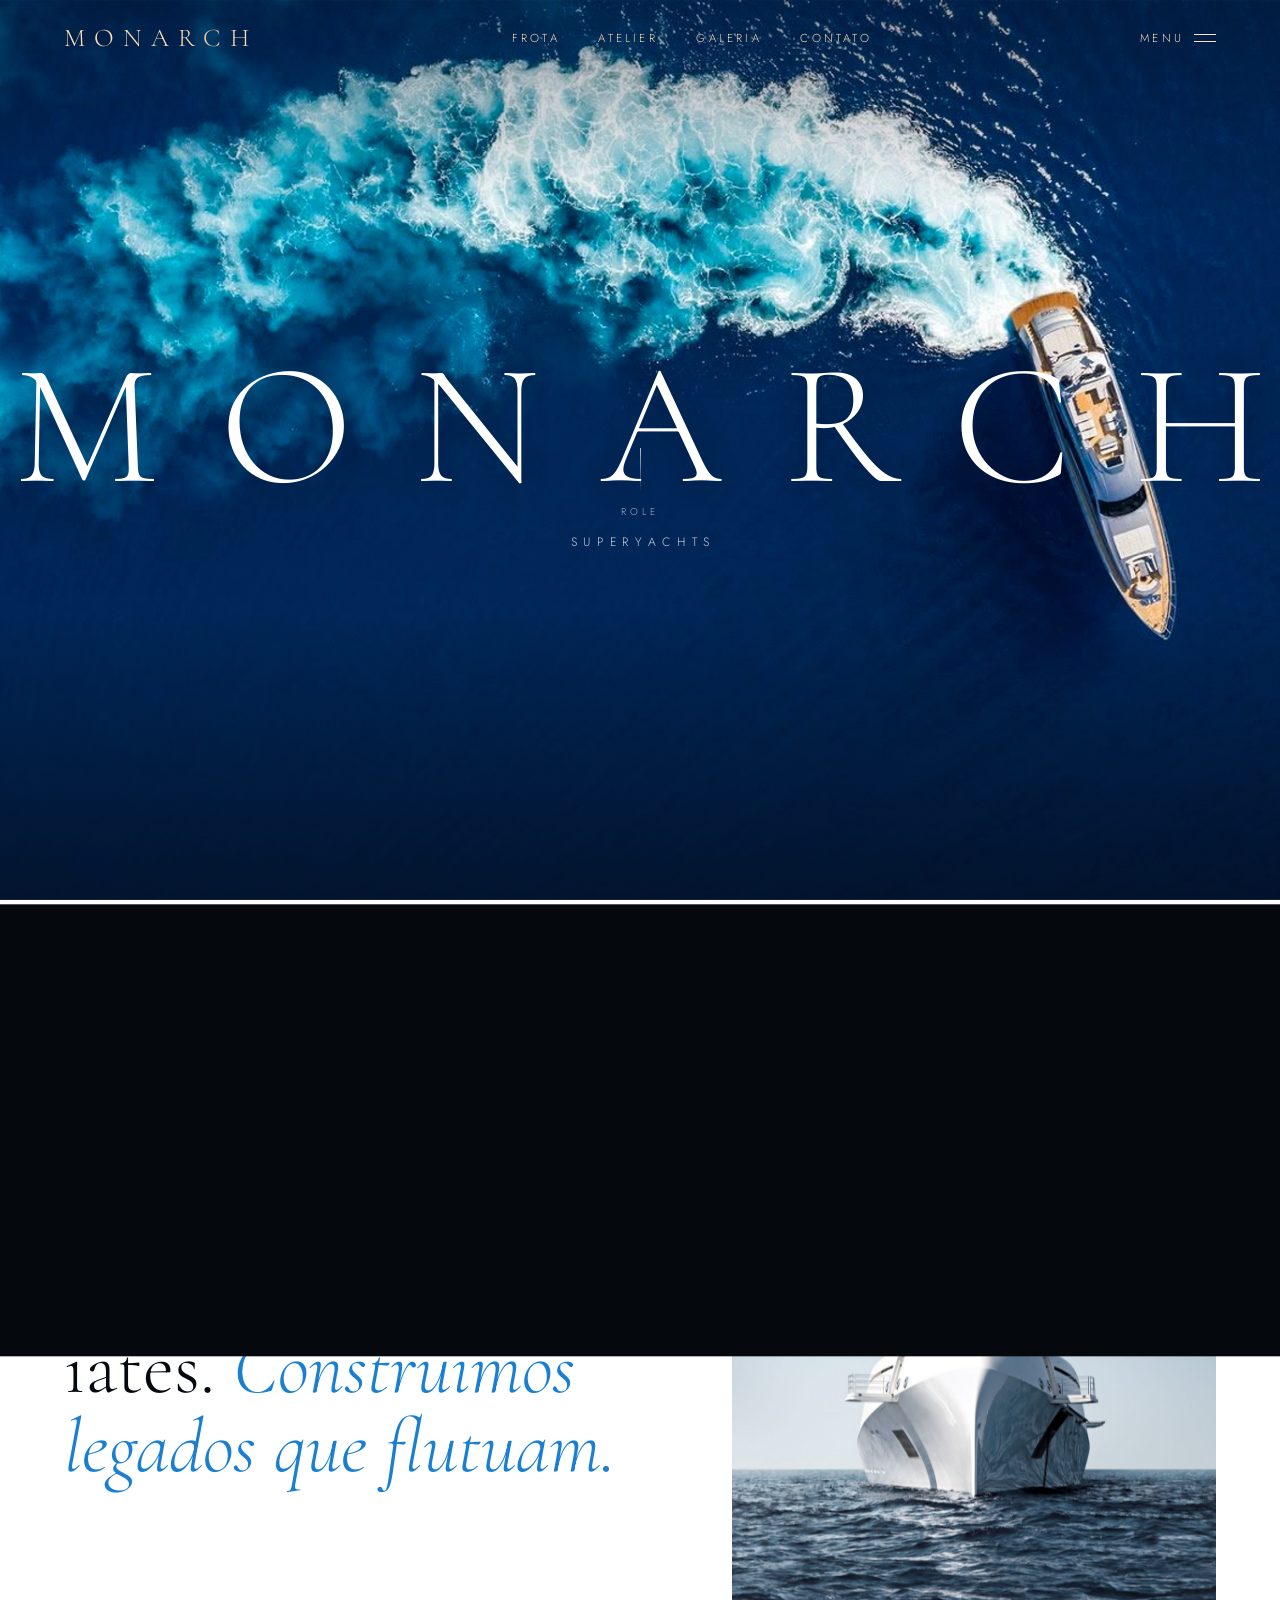
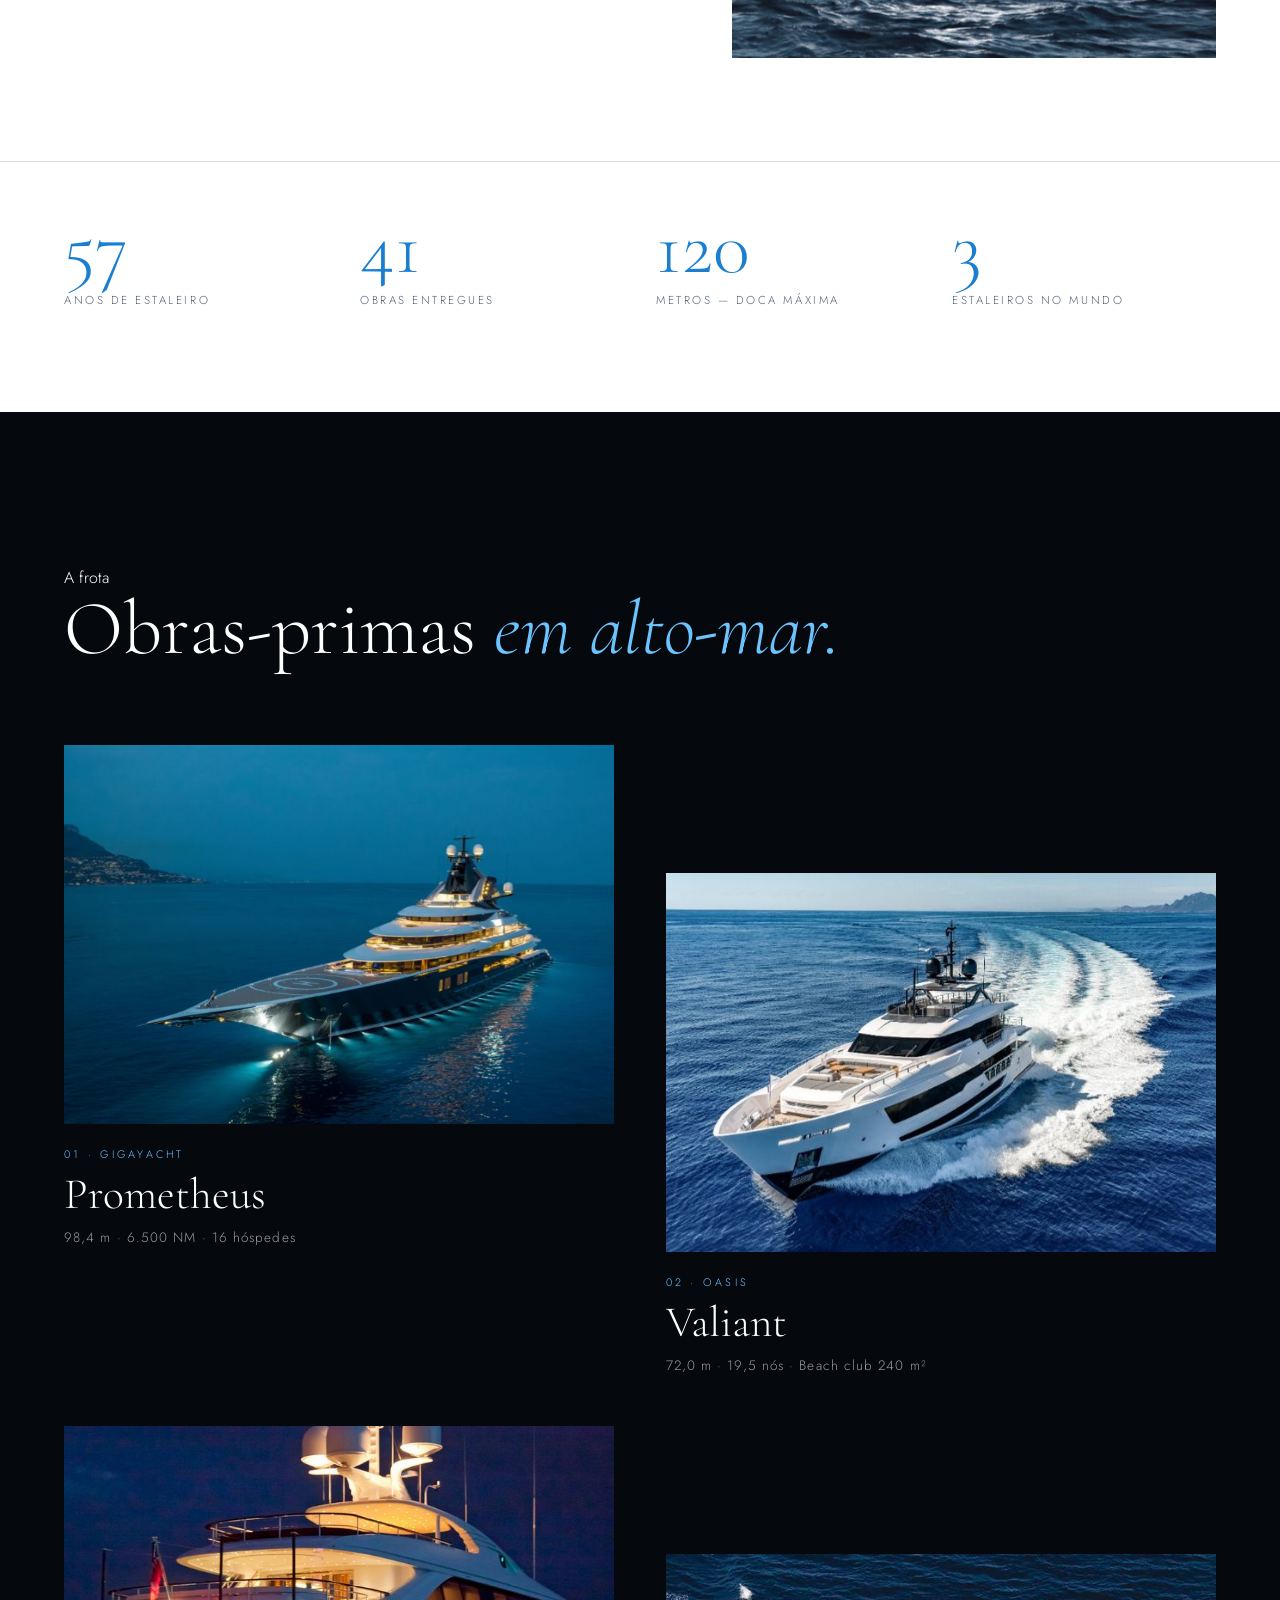
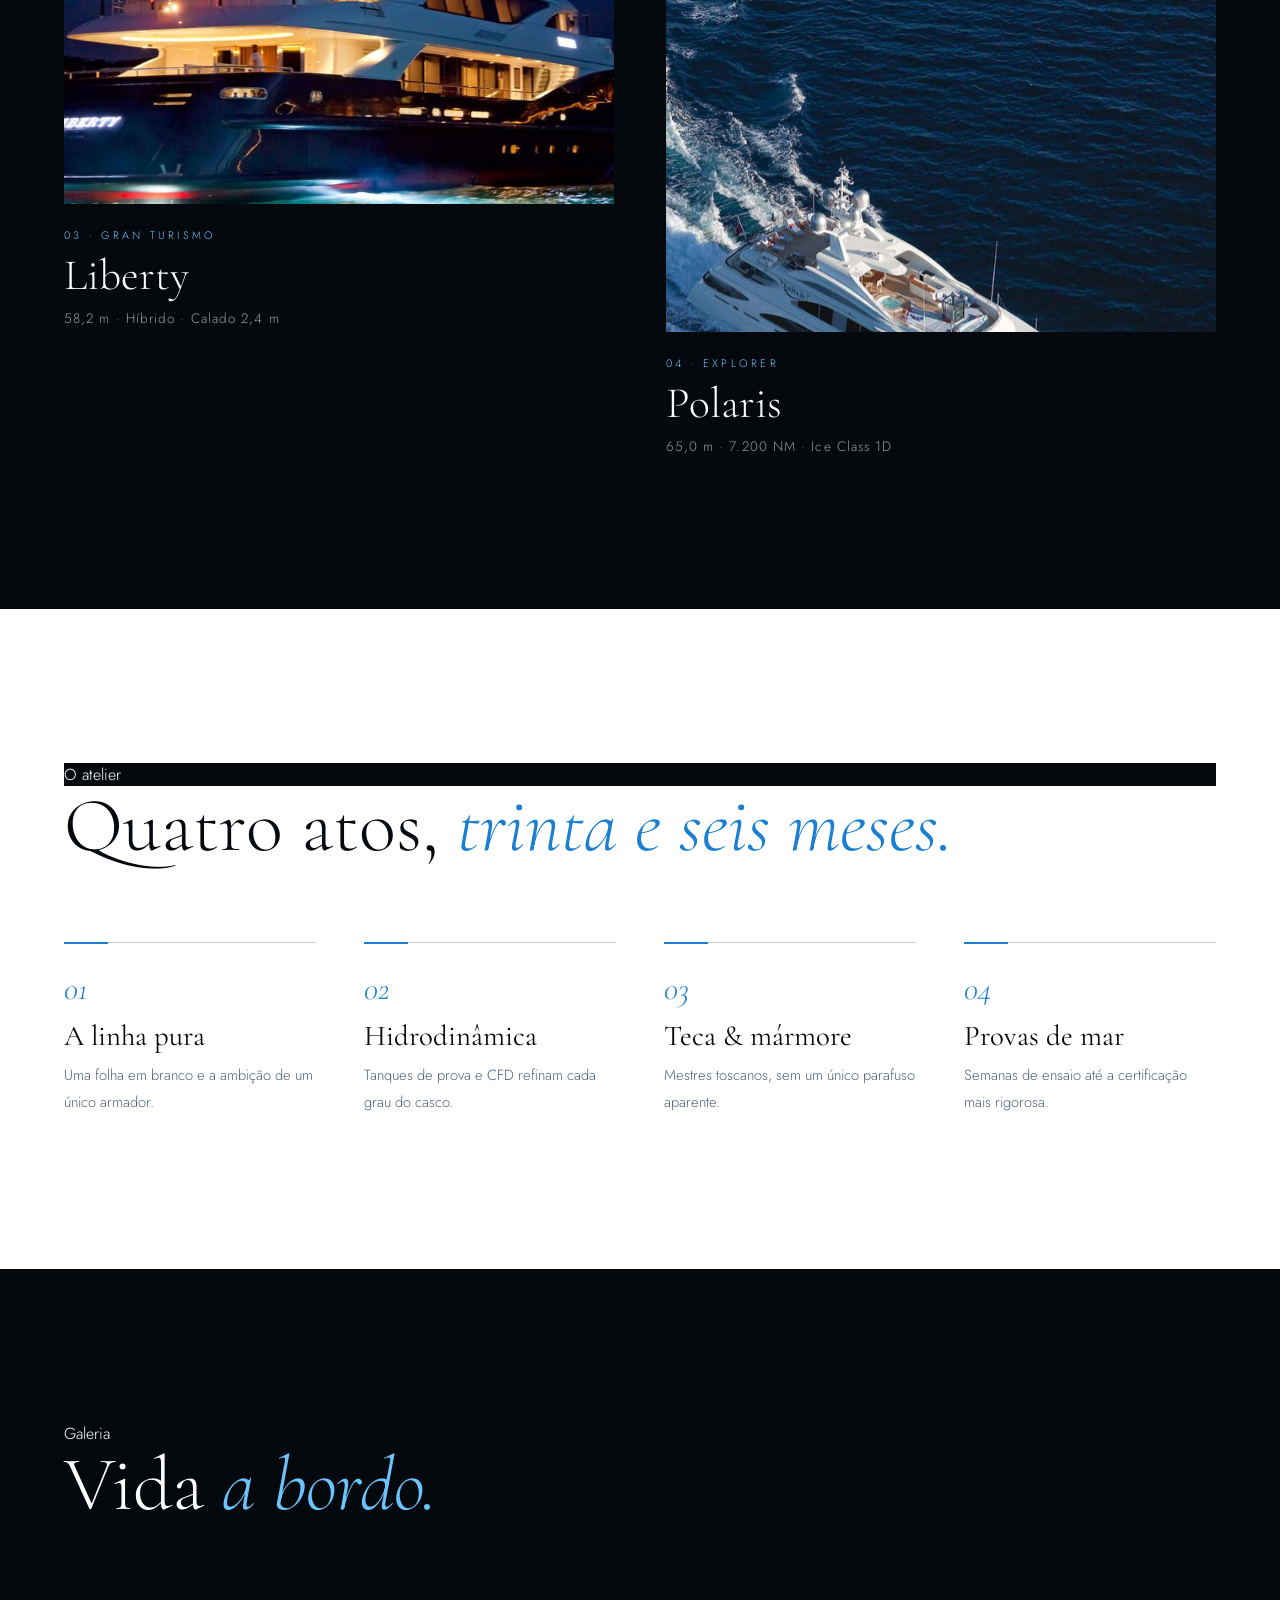
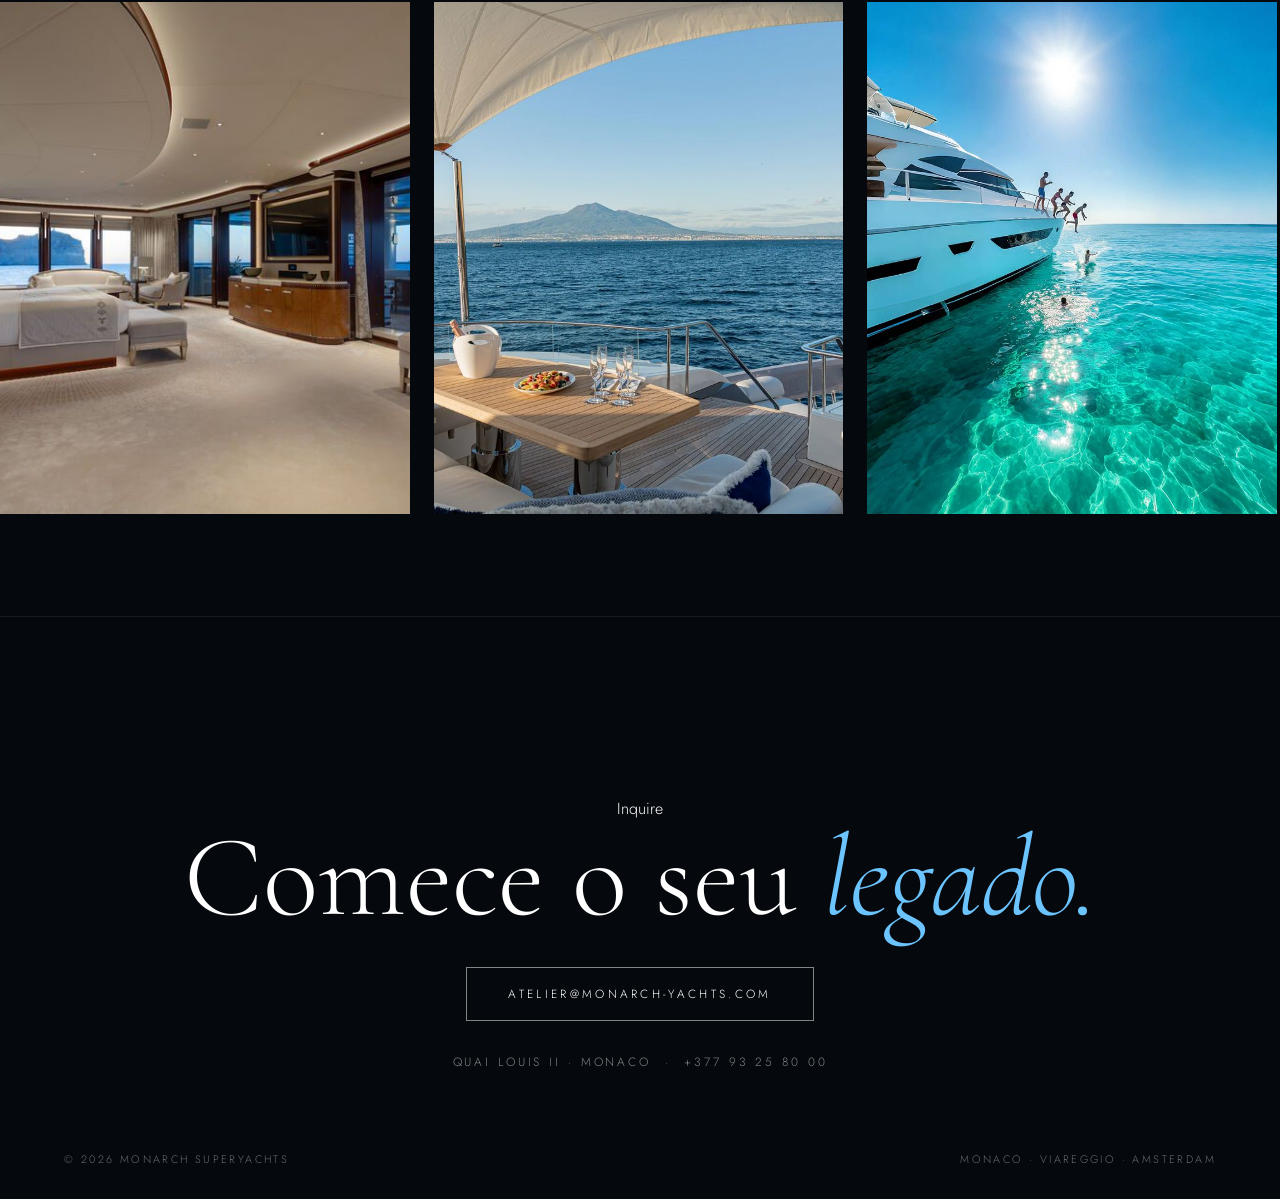
<file: sites/monarch/index.html>
<!DOCTYPE html>
<html lang="pt-BR">
<head>
<meta charset="UTF-8">
<meta name="viewport" content="width=device-width, initial-scale=1">
<title>MONARCH — Superyachts</title>
<meta name="description" content="MONARCH. Superiates sob medida, esculpidos para o oceano.">
<link rel="preconnect" href="https://fonts.googleapis.com">
<link href="https://fonts.googleapis.com/css2?family=Cormorant+Garamond:ital,wght@0,300;0,400;1,300;1,400&family=Jost:wght@200;300;400;500&display=swap" rel="stylesheet">
<link rel="stylesheet" href="css/styles.css?v=7">
</head>
<body class="is-loading">

<!-- PRELOADER (entrada estilo Feadship) -->
<div id="preloader">
  <div class="pre-panel pre-top"></div><div class="pre-panel pre-bottom"></div>
  <div class="pre-center">
    <div class="pre-logo" aria-label="MONARCH"><span>M</span><span>O</span><span>N</span><span>A</span><span>R</span><span>C</span><span>H</span></div>
    <div class="pre-sub">Superyachts · Est. 1958</div>
    <div class="pre-bar"><i id="preBar"></i></div>
    <div class="pre-count"><b id="preCount">000</b><em>%</em></div>
  </div>
</div>

<header class="site-header">
  <a href="#top" class="logo">MONARCH</a>
  <nav class="head-links">
    <a href="#fleet">Frota</a><a href="#craft">Atelier</a><a href="#gallery">Galeria</a><a href="#contact">Contato</a>
  </nav>
  <button id="menuBtn" class="menu-btn" aria-label="Menu"><span>Menu</span><i></i><i></i></button>
</header>

<div id="menu" class="menu">
  <ul>
    <li><a href="#top"><small>01</small>Início</a></li>
    <li><a href="#fleet"><small>02</small>Frota</a></li>
    <li><a href="#craft"><small>03</small>Atelier</a></li>
    <li><a href="#gallery"><small>04</small>Galeria</a></li>
    <li><a href="#contact"><small>05</small>Contato</a></li>
  </ul>
  <p class="menu-foot">Monaco · Viareggio · Amsterdam</p>
</div>

<div class="progress"><i id="progress"></i></div>

<main id="top">
  <!-- HERO LIMPO / ABERTURA COM FOTO REAL EM ALTA DEFINIÇÃO -->
  <section id="hero" class="hero">
    <div class="hero-bg">
      <picture>
        <source srcset="assets/images/foto-abertura-real-hd.webp" type="image/webp">
        <img src="assets/images/foto-abertura-real-hd.jpg" alt="Superiate MONARCH" class="hero-img">
      </picture>
      <div class="hero-overlay"></div>
    </div>
    <div class="hero-content">
      <h1 class="hero-title">MONARCH</h1>
      <p class="hero-subtitle">Superyachts</p>
      <div class="scroll-cue"><i></i>Role</div>
    </div>
  </section>

  <!-- INTRO EDITORIAL -->
  <section class="statement light">
    <div class="wrap grid2">
      <div data-reveal>
        <p class="eyebrow dark">Heritage</p>
        <h2 class="big">Não construímos iates. <em>Construímos legados que flutuam.</em></h2>
      </div>
      <div class="media tall" data-reveal><img data-parallax src="assets/images/bow-monumental.jpg" alt="Proa Monarch"></div>
    </div>
    <div class="wrap stats" data-reveal>
      <div><b data-count="66">0</b><span>anos de estaleiro</span></div>
      <div><b data-count="48">0</b><span>obras entregues</span></div>
      <div><b data-count="140">0</b><span>metros — doca máxima</span></div>
      <div><b data-count="3">0</b><span>estaleiros no mundo</span></div>
    </div>
  </section>

  <!-- FROTA -->
  <section id="fleet" class="fleet dark">
    <div class="wrap">
      <p class="eyebrow">A frota</p>
      <h2 class="big" data-reveal>Obras-primas <em>em alto-mar.</em></h2>
    </div>
    <div class="cards">
      <article class="card" data-reveal>
        <div class="media"><img data-parallax src="assets/images/gigayacht-monaco-dusk.jpg" alt="Prometheus"></div>
        <div class="meta"><small>01 · Gigayacht</small><h3>Prometheus</h3><p>98,4 m · 6.500 NM · 16 hóspedes</p></div>
      </article>
      <article class="card offset" data-reveal>
        <div class="media"><img data-parallax src="assets/images/performance-cruising-front.jpg" alt="Valiant"></div>
        <div class="meta"><small>02 · Oasis</small><h3>Valiant</h3><p>72,0 m · 19,5 nós · Beach club 240 m²</p></div>
      </article>
      <article class="card" data-reveal>
        <div class="media"><img data-parallax src="assets/images/night-liberty-illumination.jpg" alt="Liberty"></div>
        <div class="meta"><small>03 · Gran Turismo</small><h3>Liberty</h3><p>58,2 m · Híbrido · Calado 2,4 m</p></div>
      </article>
      <article class="card offset" data-reveal>
        <div class="media"><img data-parallax src="assets/images/trideck-aerial-ocean.jpg" alt="Polaris"></div>
        <div class="meta"><small>04 · Explorer</small><h3>Polaris</h3><p>65,0 m · 7.200 NM · Ice Class 1D</p></div>
      </article>
    </div>
  </section>

  <!-- ATELIER -->
  <section id="craft" class="craft light">
    <div class="wrap">
      <p class="eyebrow dark">O atelier</p>
      <h2 class="big" data-reveal>Quatro atos, <em>trinta e seis meses.</em></h2>
      <div class="acts">
        <div data-reveal><small>01</small><h3>A linha pura</h3><p>Uma folha em branco e a ambição de um único armador.</p></div>
        <div data-reveal><small>02</small><h3>Hidrodinâmica</h3><p>Tanques de prova e CFD refinam cada grau do casco.</p></div>
        <div data-reveal><small>03</small><h3>Teca & mármore</h3><p>Mestres toscanos, sem um único parafuso aparente.</p></div>
        <div data-reveal><small>04</small><h3>Provas de mar</h3><p>Semanas de ensaio até a certificação mais rigorosa.</p></div>
      </div>
    </div>
  </section>

  <!-- GALERIA -->
  <section id="gallery" class="gallery dark">
    <div class="wrap"><p class="eyebrow">Galeria</p><h2 class="big" data-reveal>Vida <em>a bordo.</em></h2></div>
    <div class="marquee"><div class="track">
      <img src="assets/images/master-suite-interior.jpg" alt=""><img src="assets/images/aft-deck-lounge.jpg" alt=""><img src="assets/images/lifestyle-dive-turquoise.jpg" alt=""><img src="assets/images/teak-deck-aerial-vertical.jpg" alt=""><img src="assets/images/overhead-azure-wake.jpg" alt=""><img src="assets/images/tropical-lagoon-paradise.jpg" alt="">
      <img src="assets/images/master-suite-interior.jpg" alt=""><img src="assets/images/aft-deck-lounge.jpg" alt=""><img src="assets/images/lifestyle-dive-turquoise.jpg" alt=""><img src="assets/images/teak-deck-aerial-vertical.jpg" alt=""><img src="assets/images/overhead-azure-wake.jpg" alt=""><img src="assets/images/tropical-lagoon-paradise.jpg" alt="">
    </div></div>
  </section>

  <!-- CONTATO -->
  <section id="contact" class="contact dark">
    <div class="wrap center" data-reveal>
      <p class="eyebrow">Inquire</p>
      <h2 class="huge">Comece o seu <em>legado.</em></h2>
      <a class="btn" href="mailto:atelier@monarch-yachts.com">atelier@monarch-yachts.com</a>
      <p class="addr">Quai Louis II · Monaco &nbsp;·&nbsp; +377 93 25 80 00</p>
    </div>
    <footer><span>© 2026 MONARCH Superyachts</span><span>Monaco · Viareggio · Amsterdam</span></footer>
  </section>
</main>

<script src="js/lenis.min.js"></script>
<script type="module" src="js/main.js?v=4"></script>
</body>
</html>
</file>
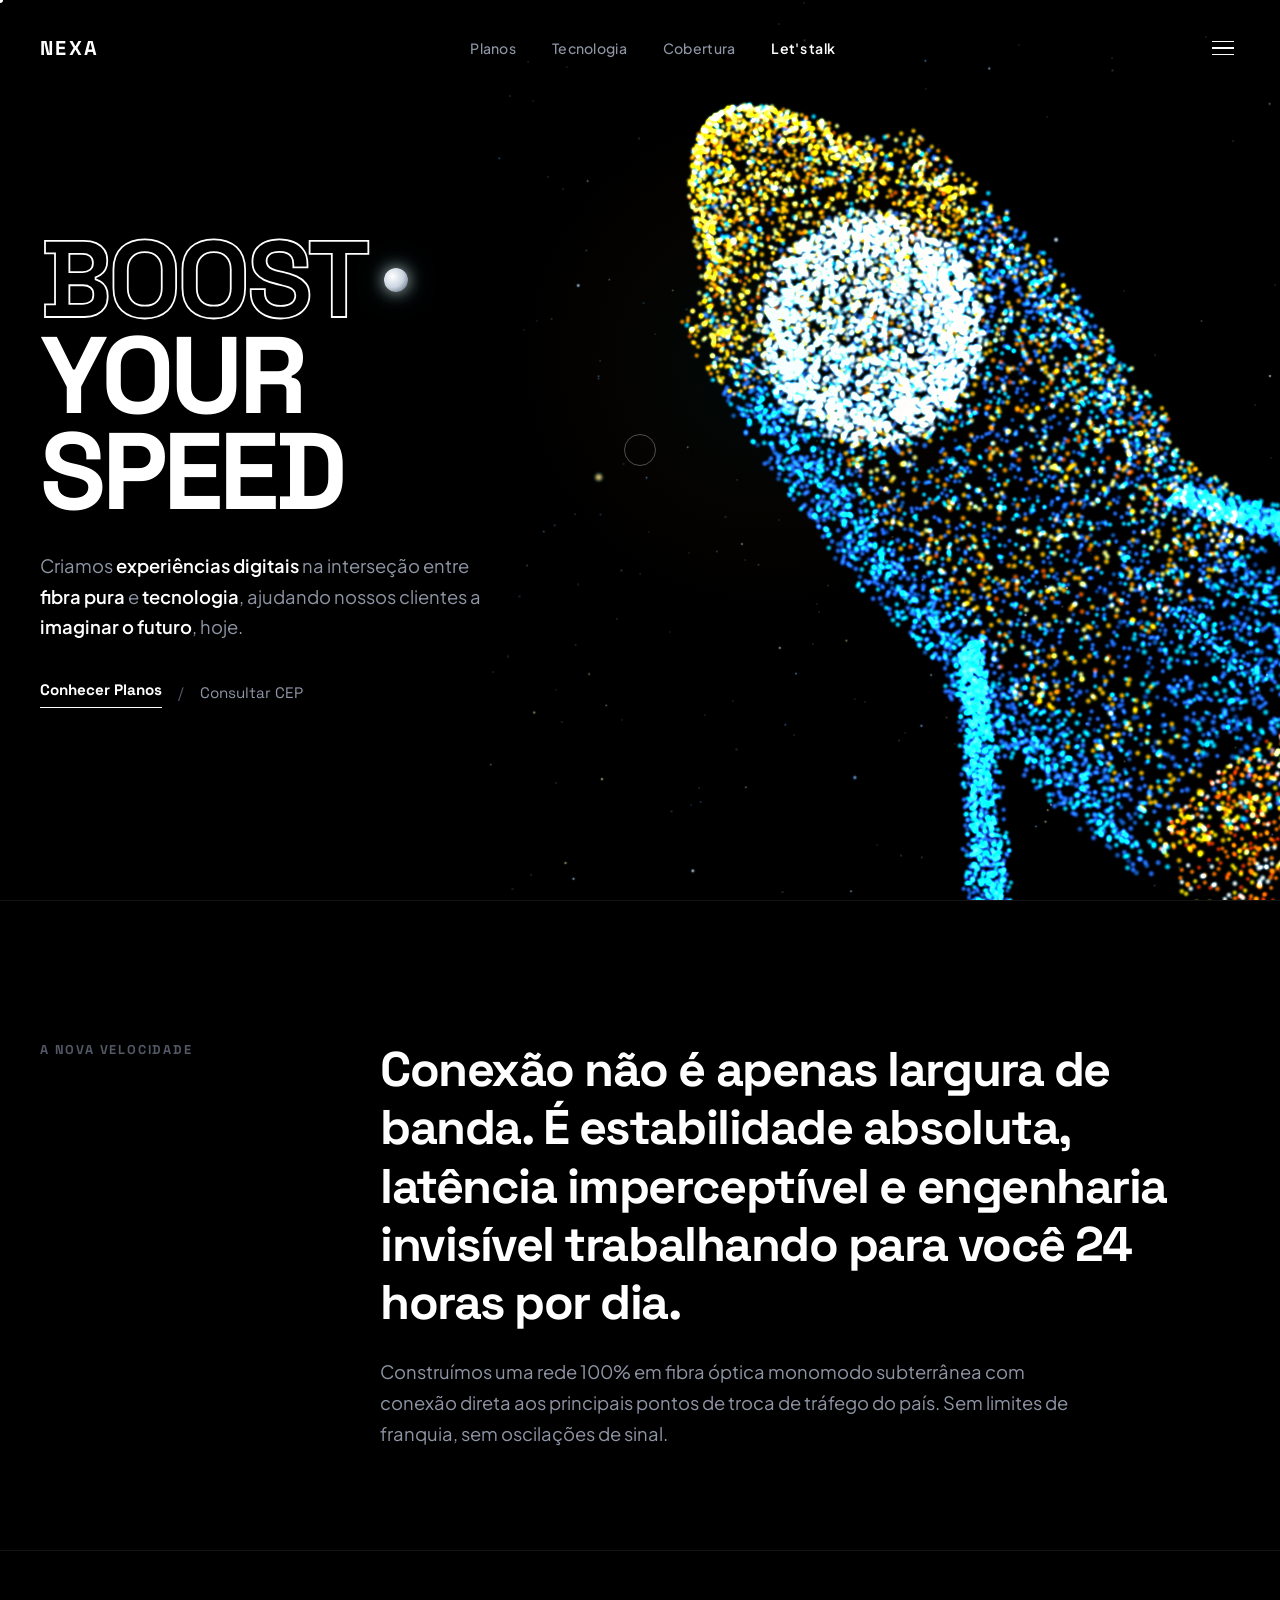
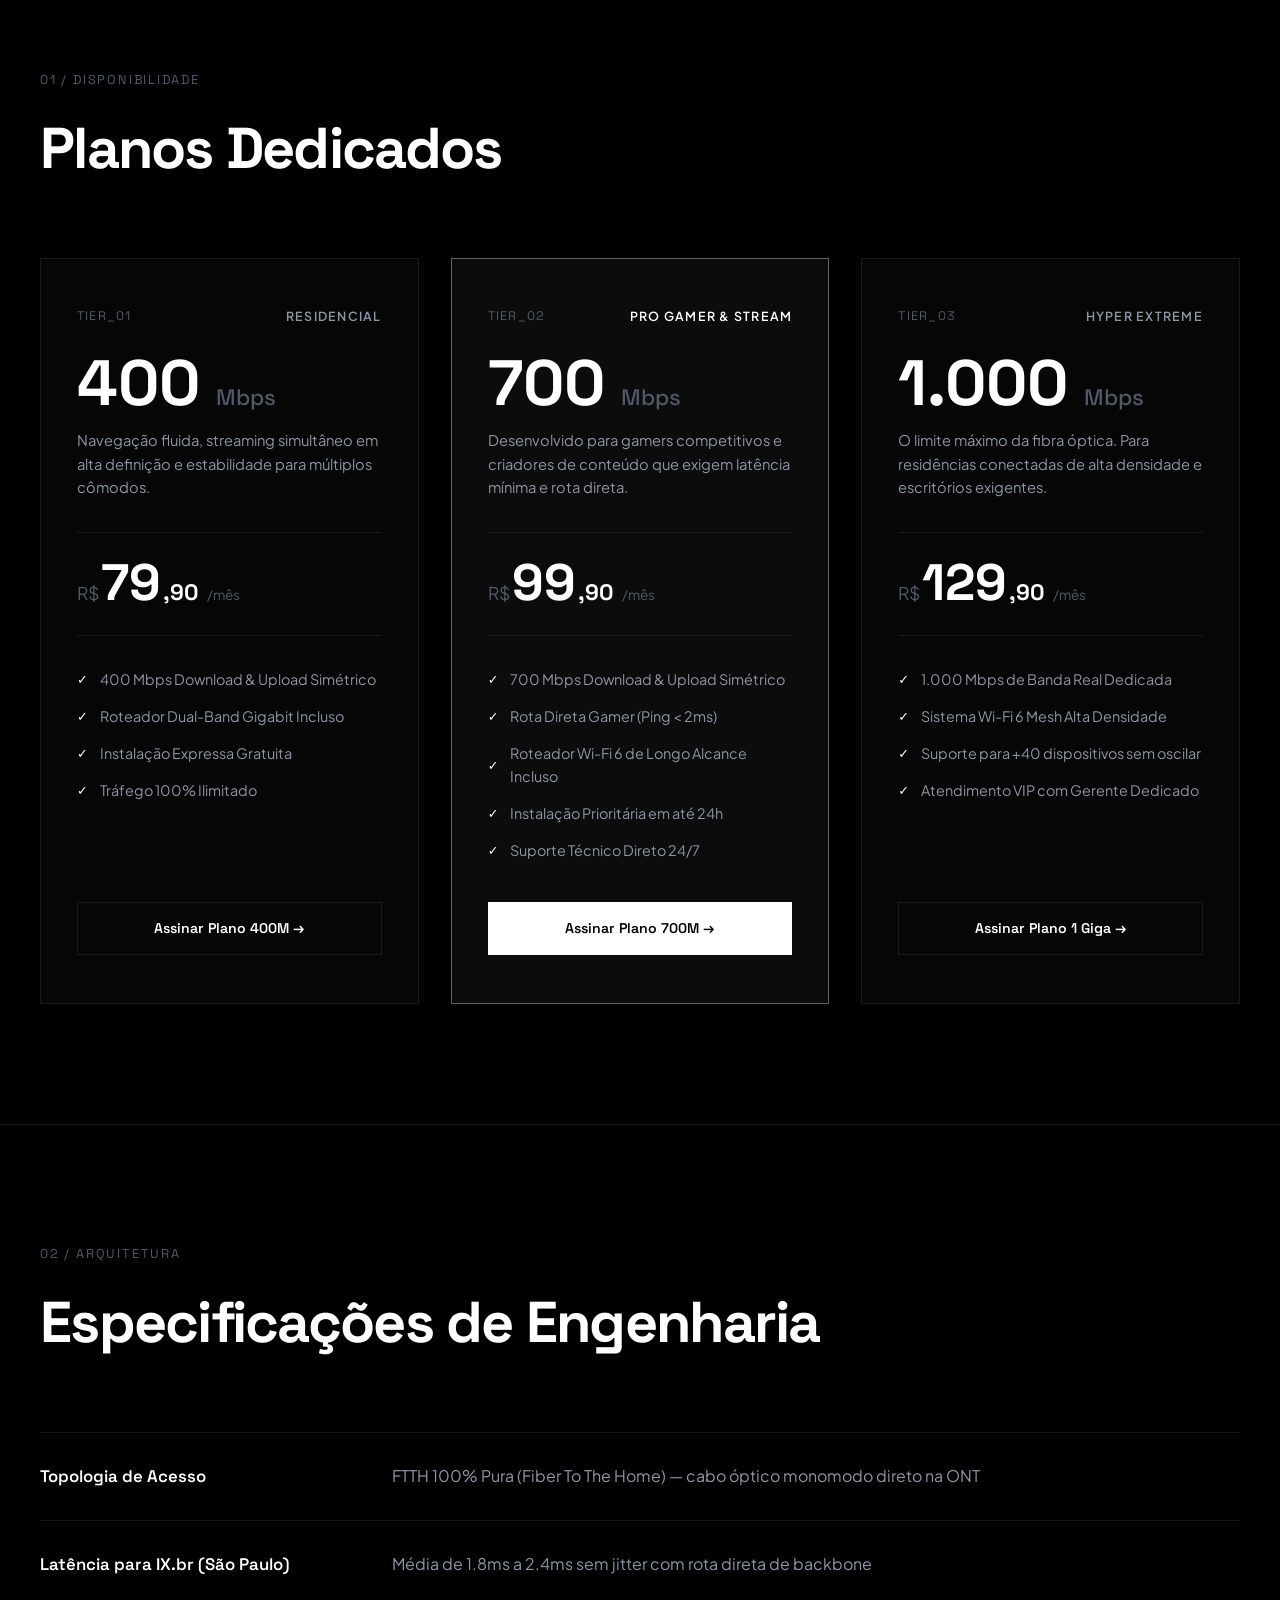
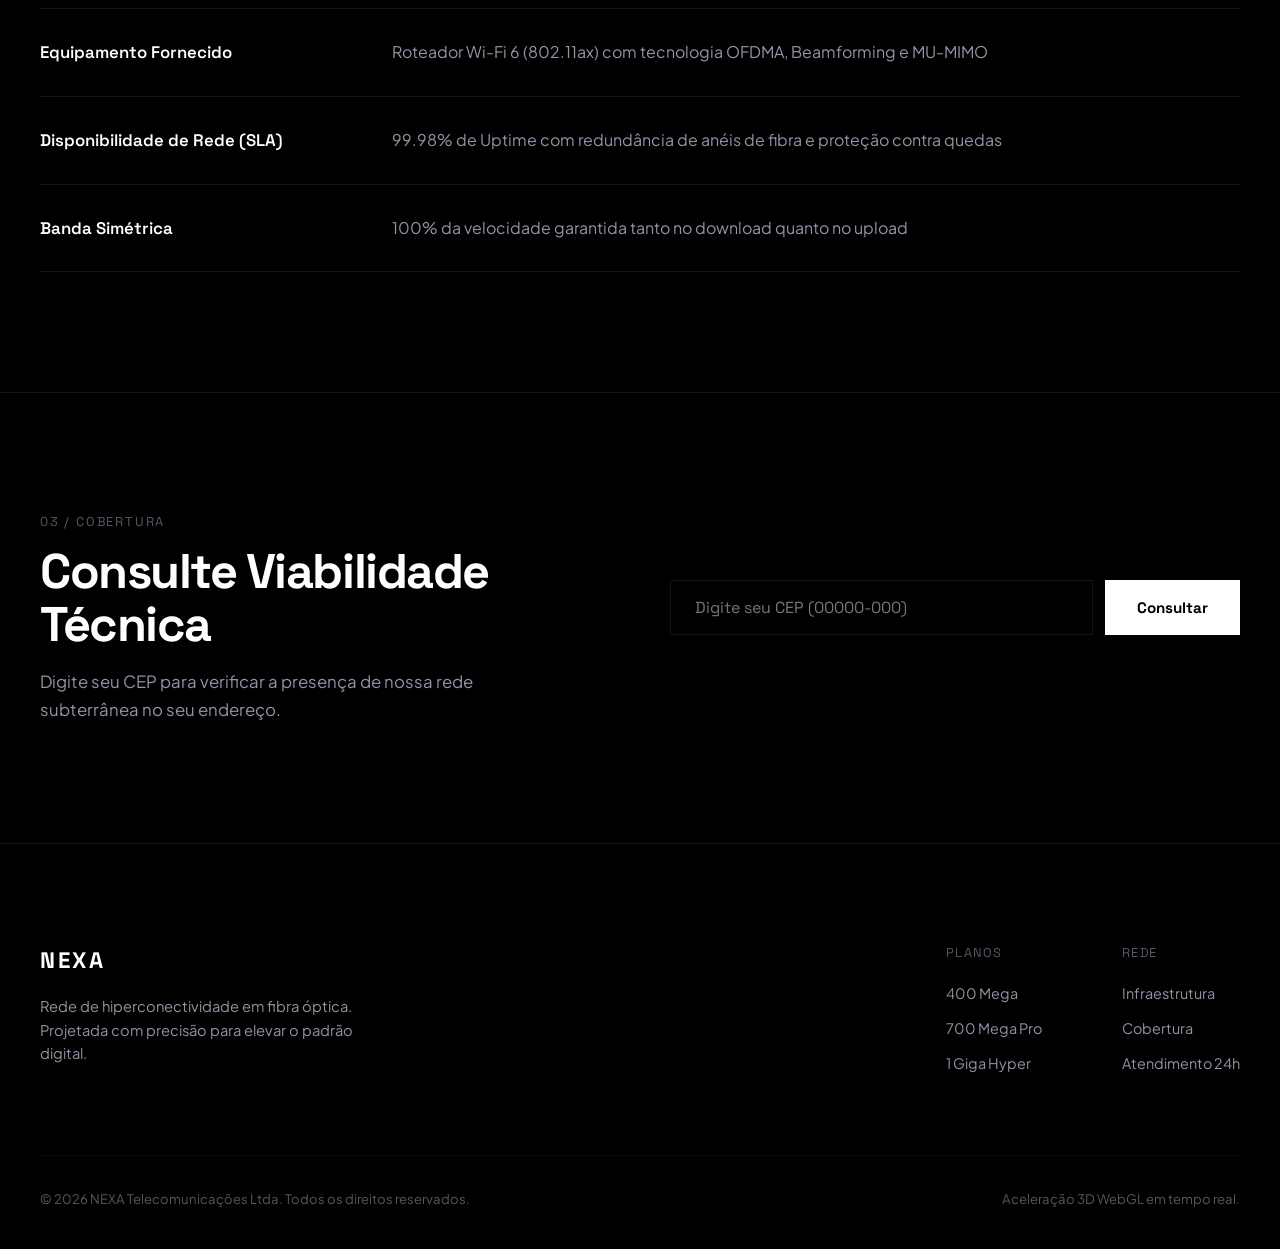
<file: sites/nexa/index.html>
<!DOCTYPE html>
<html lang="pt-BR">
<head>
  <meta charset="UTF-8">
  <meta name="viewport" content="width=device-width, initial-scale=1.0">
  <title>NEXA — High Performance Internet</title>
  
  <meta name="description" content="NEXA Telecom. Conexão ultrarrápida em fibra óptica dedicada. Conectando você ao futuro na velocidade da luz.">
  <meta name="theme-color" content="#000000">

  <!-- Google Fonts: Space Grotesk & Plus Jakarta Sans -->
  <link rel="preconnect" href="https://fonts.googleapis.com">
  <link rel="preconnect" href="https://fonts.gstatic.com" crossorigin>
  <link href="https://fonts.googleapis.com/css2?family=Plus+Jakarta+Sans:wght@300;400;500;600;700&family=Space+Grotesk:wght@400;500;600;700;800;900&display=swap" rel="stylesheet">

  <!-- Stylesheet -->
  <link rel="stylesheet" href="css/style.css">

  <!-- Three.js (Local with CDN Fallback) -->
  <script src="js/vendor/three.min.js"></script>
  <script>if (typeof THREE === 'undefined') { document.write('<script src="https://cdnjs.cloudflare.com/ajax/libs/three.js/r128/three.min.js"><\/script>'); }</script>
</head>
<body>

  <!-- Minimalist Studio Magnetic Cursor -->
  <div class="custom-cursor-dot" id="cursor-dot"></div>
  <div class="custom-cursor-ring" id="cursor-ring"></div>

  <!-- Ambient Space Atmosphere Follower -->
  <div class="ambient-nebula" id="ambient-nebula"></div>

  <!-- ======================================================================
       MINIMALIST STUDIO NAVIGATION (EXACTLY AS IN REFERENCE)
       ====================================================================== -->
  <header class="site-header">
    <div class="header-inner">
      <a href="#" class="brand-title">NEXA</a>

      <nav class="nav-menu" id="nav-menu">
        <a href="#planos" class="nav-item">Planos</a>
        <a href="#infra" class="nav-item">Tecnologia</a>
        <a href="#cobertura" class="nav-item">Cobertura</a>
        <a href="https://wa.me/5511999999999" target="_blank" class="nav-item nav-cta">Let's talk</a>
      </nav>

      <button class="nav-burger" id="nav-burger" aria-label="Abrir Menu">
        <span></span>
        <span></span>
        <span></span>
      </button>
    </div>
  </header>

  <!-- ======================================================================
       HERO (EXACT RECREATION OF REFERENCE IMAGE)
       ====================================================================== -->
  <section class="hero-stage">
    
    <!-- Left Column: Typography with Orchestrated Load Transitions -->
    <div class="hero-copy-col">
      
      <h1 class="hero-display-title">
        <span class="row-boost hero-anim-row" style="--anim-delay: 0.15s;">
          BOOST <span class="hero-sphere-dot"></span>
        </span>
        <span class="row-solid hero-anim-row" style="--anim-delay: 0.30s;">YOUR</span>
        <span class="row-solid hero-anim-row" style="--anim-delay: 0.45s;">SPEED</span>
      </h1>

      <p class="hero-editorial-sub hero-anim-fade" style="--anim-delay: 0.65s;">
        Criamos <strong>experiências digitais</strong> na interseção entre <strong>fibra pura</strong> e <strong>tecnologia</strong>, ajudando nossos clientes a <strong>imaginar o futuro</strong>, hoje.
      </p>

      <div class="hero-action-line hero-anim-fade" style="--anim-delay: 0.80s;">
        <a href="#planos" class="cta-link-primary">Conhecer Planos</a>
        <span class="cta-sep">/</span>
        <a href="#cobertura" class="cta-link-secondary">Consultar CEP</a>
      </div>

    </div>

    <!-- Right Column: Massive 3D Particle Rocket -->
    <div class="hero-canvas-col">
      <div id="rocket-canvas-container"></div>
    </div>

  </section>

  <!-- ======================================================================
       EDITORIAL MANIFESTO (STAGE 01 - SCROLL REVEAL)
       ====================================================================== -->
  <section class="manifesto-section reveal-stage">
    <div class="section-container">
      <div class="manifesto-grid">
        <div class="manifesto-eyebrow reveal-item" style="--item-index: 0;">A NOVA VELOCIDADE</div>
        <div class="manifesto-text">
          <p class="lead-phrase reveal-item" style="--item-index: 1;">
            Conexão não é apenas largura de banda. É estabilidade absoluta, latência imperceptível e engenharia invisível trabalhando para você 24 horas por dia.
          </p>
          <p class="sub-phrase reveal-item" style="--item-index: 2;">
            Construímos uma rede 100% em fibra óptica monomodo subterrânea com conexão direta aos principais pontos de troca de tráfego do país. Sem limites de franquia, sem oscilações de sinal.
          </p>
        </div>
      </div>
    </div>
  </section>

  <!-- ======================================================================
       PLANS SECTION (STAGE 02 - SCROLL REVEAL & STAGGER)
       ====================================================================== -->
  <section class="editorial-plans-section reveal-stage" id="planos">
    <div class="section-container">
      
      <div class="section-header-clean reveal-item" style="--item-index: 0;">
        <span class="label-index">01 / DISPONIBILIDADE</span>
        <h2 class="title-clean">Planos Dedicados</h2>
      </div>

      <div class="plans-editorial-grid">
        
        <!-- Plan 1: 400 Mega -->
        <div class="plan-editorial-card reveal-item" style="--item-index: 1;">
          <div class="plan-card-top">
            <span class="plan-code">TIER_01</span>
            <span class="plan-category">RESIDENCIAL</span>
          </div>

          <div class="plan-speed-num">400 <span class="unit">Mbps</span></div>
          <p class="plan-desc">Navegação fluida, streaming simultâneo em alta definição e estabilidade para múltiplos cômodos.</p>

          <div class="plan-price-block">
            <span class="currency">R$</span>
            <span class="val">79</span>
            <span class="cents">,90</span>
            <span class="per">/mês</span>
          </div>

          <ul class="plan-specs-list">
            <li><span>✓</span> 400 Mbps Download & Upload Simétrico</li>
            <li><span>✓</span> Roteador Dual-Band Gigabit Incluso</li>
            <li><span>✓</span> Instalação Expressa Gratuita</li>
            <li><span>✓</span> Tráfego 100% Ilimitado</li>
          </ul>

          <a href="https://wa.me/5511999999999?text=Ol%C3%A1%20NEXA!%20Gostaria%20de%20assinar%20o%20plano%20400%20Mega." target="_blank" class="btn-plan-action">
            Assinar Plano 400M →
          </a>
        </div>

        <!-- Plan 2: 700 Mega (Featured) -->
        <div class="plan-editorial-card is-featured reveal-item" style="--item-index: 2;">
          <div class="plan-card-top">
            <span class="plan-code">TIER_02</span>
            <span class="plan-category highlight">PRO GAMER & STREAM</span>
          </div>

          <div class="plan-speed-num">700 <span class="unit">Mbps</span></div>
          <p class="plan-desc">Desenvolvido para gamers competitivos e criadores de conteúdo que exigem latência mínima e rota direta.</p>

          <div class="plan-price-block">
            <span class="currency">R$</span>
            <span class="val">99</span>
            <span class="cents">,90</span>
            <span class="per">/mês</span>
          </div>

          <ul class="plan-specs-list">
            <li><span>✓</span> 700 Mbps Download & Upload Simétrico</li>
            <li><span>✓</span> Rota Direta Gamer (Ping &lt; 2ms)</li>
            <li><span>✓</span> Roteador Wi-Fi 6 de Longo Alcance Incluso</li>
            <li><span>✓</span> Instalação Prioritária em até 24h</li>
            <li><span>✓</span> Suporte Técnico Direto 24/7</li>
          </ul>

          <a href="https://wa.me/5511999999999?text=Ol%C3%A1%20NEXA!%20Gostaria%20de%20assinar%20o%20plano%20700%20Mega%20Pro." target="_blank" class="btn-plan-action action-featured">
            Assinar Plano 700M →
          </a>
        </div>

        <!-- Plan 3: 1 Giga -->
        <div class="plan-editorial-card reveal-item" style="--item-index: 3;">
          <div class="plan-card-top">
            <span class="plan-code">TIER_03</span>
            <span class="plan-category">HYPER EXTREME</span>
          </div>

          <div class="plan-speed-num">1.000 <span class="unit">Mbps</span></div>
          <p class="plan-desc">O limite máximo da fibra óptica. Para residências conectadas de alta densidade e escritórios exigentes.</p>

          <div class="plan-price-block">
            <span class="currency">R$</span>
            <span class="val">129</span>
            <span class="cents">,90</span>
            <span class="per">/mês</span>
          </div>

          <ul class="plan-specs-list">
            <li><span>✓</span> 1.000 Mbps de Banda Real Dedicada</li>
            <li><span>✓</span> Sistema Wi-Fi 6 Mesh Alta Densidade</li>
            <li><span>✓</span> Suporte para +40 dispositivos sem oscilar</li>
            <li><span>✓</span> Atendimento VIP com Gerente Dedicado</li>
          </ul>

          <a href="https://wa.me/5511999999999?text=Ol%C3%A1%20NEXA!%20Gostaria%20de%20assinar%20o%20plano%201%20Giga." target="_blank" class="btn-plan-action">
            Assinar Plano 1 Giga →
          </a>
        </div>

      </div>

    </div>
  </section>

  <!-- ======================================================================
       ENGINEERING SPECS SHEET (STAGE 03 - SCROLL REVEAL)
       ====================================================================== -->
  <section class="specs-section reveal-stage" id="infra">
    <div class="section-container">
      
      <div class="section-header-clean reveal-item" style="--item-index: 0;">
        <span class="label-index">02 / ARQUITETURA</span>
        <h2 class="title-clean">Especificações de Engenharia</h2>
      </div>

      <div class="specs-table">
        <div class="spec-row reveal-item" style="--item-index: 1;">
          <div class="spec-name">Topologia de Acesso</div>
          <div class="spec-value">FTTH 100% Pura (Fiber To The Home) — cabo óptico monomodo direto na ONT</div>
        </div>
        <div class="spec-row reveal-item" style="--item-index: 2;">
          <div class="spec-name">Latência para IX.br (São Paulo)</div>
          <div class="spec-value">Média de 1.8ms a 2.4ms sem jitter com rota direta de backbone</div>
        </div>
        <div class="spec-row reveal-item" style="--item-index: 3;">
          <div class="spec-name">Equipamento Fornecido</div>
          <div class="spec-value">Roteador Wi-Fi 6 (802.11ax) com tecnologia OFDMA, Beamforming e MU-MIMO</div>
        </div>
        <div class="spec-row reveal-item" style="--item-index: 4;">
          <div class="spec-name">Disponibilidade de Rede (SLA)</div>
          <div class="spec-value">99.98% de Uptime com redundância de anéis de fibra e proteção contra quedas</div>
        </div>
        <div class="spec-row reveal-item" style="--item-index: 5;">
          <div class="spec-name">Banda Simétrica</div>
          <div class="spec-value">100% da velocidade garantida tanto no download quanto no upload</div>
        </div>
      </div>

    </div>
  </section>

  <!-- ======================================================================
       COVERAGE CHECKER (STAGE 04 - SCROLL REVEAL)
       ====================================================================== -->
  <section class="coverage-section reveal-stage" id="cobertura">
    <div class="section-container">
      <div class="coverage-editorial-box">
        
        <div class="coverage-left reveal-item" style="--item-index: 1;">
          <span class="label-index">03 / COBERTURA</span>
          <h2 class="coverage-headline">Consulte Viabilidade Técnica</h2>
          <p class="coverage-lead">
            Digite seu CEP para verificar a presença de nossa rede subterrânea no seu endereço.
          </p>
        </div>

        <div class="coverage-right reveal-item" style="--item-index: 2;">
          <div class="clean-search-form">
            <input type="text" id="cep-input" class="minimal-input" placeholder="Digite seu CEP (00000-000)" maxlength="9">
            <button id="btn-check-cep" class="minimal-btn">Consultar</button>
          </div>
          <div id="cep-result" class="cep-result-container"></div>
        </div>

      </div>
    </div>
  </section>

  <!-- ======================================================================
       EDITORIAL FOOTER (STAGE 05 - SCROLL REVEAL)
       ====================================================================== -->
  <footer class="editorial-footer reveal-stage">
    <div class="section-container">
      <div class="footer-layout reveal-item" style="--item-index: 1;">
        <div class="footer-left">
          <a href="#" class="footer-logo">NEXA</a>
          <p class="footer-desc">
            Rede de hiperconectividade em fibra óptica. Projetada com precisão para elevar o padrão digital.
          </p>
        </div>

        <div class="footer-nav">
          <div class="footer-col">
            <span class="footer-col-title">Planos</span>
            <a href="#planos">400 Mega</a>
            <a href="#planos">700 Mega Pro</a>
            <a href="#planos">1 Giga Hyper</a>
          </div>

          <div class="footer-col">
            <span class="footer-col-title">Rede</span>
            <a href="#infra">Infraestrutura</a>
            <a href="#cobertura">Cobertura</a>
            <a href="https://wa.me/5511999999999" target="_blank">Atendimento 24h</a>
          </div>
        </div>
      </div>

      <div class="footer-bottom-line reveal-item" style="--item-index: 2;">
        <p>&copy; 2026 NEXA Telecomunicações Ltda. Todos os direitos reservados.</p>
        <p>Aceleração 3D WebGL em tempo real.</p>
      </div>
    </div>
  </footer>

  <!-- Scripts -->
  <script src="js/vendor/lenis.min.js"></script>
  <script src="js/particles-rocket.js"></script>
  <script src="js/app.js"></script>
</body>
</html>
</file>
<file: sites/monarch/css/styles.css>
:root{--w:#fff;--k:#05080d;--b:#1a7fd1;--c:#6cc4ff;--ease:cubic-bezier(.16,1,.3,1);--serif:'Cormorant Garamond',serif;--sans:'Jost',sans-serif;--pad:clamp(1.25rem,5vw,4.5rem)}
*{margin:0;padding:0;box-sizing:border-box}
html{background:var(--k)}
html.lenis,html.lenis body{height:auto}
.lenis.lenis-smooth{scroll-behavior:auto!important}
body{font-family:var(--sans);font-weight:300;color:var(--w);background:var(--k);overflow-x:hidden;-webkit-font-smoothing:antialiased}
body.is-loading{overflow:hidden}
a{color:inherit;text-decoration:none}
button{font:inherit;color:inherit;background:none;border:0;cursor:pointer}
img{display:block;width:100%;height:100%;object-fit:cover}
em{font-family:var(--serif);font-style:italic;font-weight:300}

/* PRELOADER */
#preloader{position:fixed;inset:0;z-index:2000;pointer-events:all}
.pre-panel{position:absolute;left:0;width:100%;height:50.2%;background:var(--k);transition:transform 1.3s var(--ease)}
.pre-top{top:0}.pre-bottom{bottom:0}
#preloader.done .pre-top{transform:translateY(-101%)}
#preloader.done .pre-bottom{transform:translateY(101%)}
#preloader.done{pointer-events:none}
.pre-center{position:absolute;inset:0;display:flex;flex-direction:column;align-items:center;justify-content:center;gap:1.6rem;transition:opacity .5s ease}
#preloader.done .pre-center{opacity:0}
.pre-logo{display:flex;font-family:var(--serif);font-weight:300;font-size:clamp(2.4rem,7vw,5.5rem);color:var(--w)}
.pre-logo span{opacity:0;transform:translateY(40px);filter:blur(8px);animation:letter 1.1s var(--ease) forwards}
.pre-logo span:nth-child(1){animation-delay:.1s}.pre-logo span:nth-child(2){animation-delay:.18s}.pre-logo span:nth-child(3){animation-delay:.26s}.pre-logo span:nth-child(4){animation-delay:.34s}.pre-logo span:nth-child(5){animation-delay:.42s}.pre-logo span:nth-child(6){animation-delay:.5s}.pre-logo span:nth-child(7){animation-delay:.58s}
@keyframes letter{to{opacity:1;transform:none;filter:none;letter-spacing:.18em}}
.pre-logo span{letter-spacing:.02em}
.pre-sub{font-size:.7rem;letter-spacing:.4em;text-transform:uppercase;color:var(--c);opacity:0;animation:fade 1s .9s forwards}
@keyframes fade{to{opacity:1}}
.pre-bar{width:min(320px,60vw);height:1px;background:rgba(255,255,255,.15);overflow:hidden}
.pre-bar i{display:block;height:100%;width:0;background:var(--c)}
.pre-count{font-size:.75rem;letter-spacing:.3em;color:rgba(255,255,255,.6)}
.pre-count em{font-family:var(--sans);font-style:normal;margin-left:.2rem}

/* HEADER */
.site-header{position:fixed;top:0;left:0;right:0;z-index:900;display:flex;align-items:center;justify-content:space-between;padding:1.4rem var(--pad);mix-blend-mode:difference;color:#fff}
.logo{font-family:var(--serif);font-size:1.6rem;letter-spacing:.35em}
.head-links{display:none;gap:2.4rem;font-size:.72rem;letter-spacing:.28em;text-transform:uppercase}
@media(min-width:900px){.head-links{display:flex}}
.head-links a{position:relative;padding:.3rem 0}
.head-links a::after{content:'';position:absolute;left:0;bottom:0;height:1px;width:0;background:#fff;transition:width .4s var(--ease)}
.head-links a:hover::after{width:100%}
.menu-btn{display:flex;align-items:center;gap:.8rem;font-size:.72rem;letter-spacing:.28em;text-transform:uppercase;position:relative;width:90px;height:20px;justify-content:flex-end}
.menu-btn span{margin-right:2rem}
.menu-btn i{position:absolute;right:0;width:22px;height:1px;background:#fff;transition:transform .4s var(--ease)}
.menu-btn i:nth-of-type(1){top:6px}.menu-btn i:nth-of-type(2){top:13px}
.menu-open .menu-btn i:nth-of-type(1){transform:translateY(3.5px) rotate(20deg)}
.menu-open .menu-btn i:nth-of-type(2){transform:translateY(-3.5px) rotate(-20deg)}
.menu{position:fixed;inset:0;z-index:850;background:var(--k);display:flex;flex-direction:column;justify-content:center;padding:0 var(--pad);clip-path:inset(0 0 100% 0);transition:clip-path .9s var(--ease)}
.menu-open .menu{clip-path:inset(0)}
.menu ul{list-style:none}
.menu li a{display:flex;align-items:baseline;gap:1.5rem;font-family:var(--serif);font-size:clamp(2.6rem,8vw,6.5rem);line-height:1.1;color:rgba(255,255,255,.55);transition:color .3s,transform .5s var(--ease)}
.menu li a small{font-family:var(--sans);font-size:.7rem;letter-spacing:.2em;color:var(--c)}
.menu li a:hover{color:#fff;transform:translateX(1.2rem)}
.menu-foot{position:absolute;bottom:2rem;font-size:.7rem;letter-spacing:.3em;text-transform:uppercase;color:rgba(255,255,255,.4)}
.progress{position:fixed;top:0;left:0;right:0;height:2px;z-index:1000}
.progress i{display:block;height:100%;width:0;background:linear-gradient(90deg,var(--b),var(--c))}

/* HERO LIMPO / ABERTURA ULTRA-REFINADA */
main{position:relative;z-index:1}
.hero{position:relative;width:100%;height:100vh;min-height:600px;display:flex;align-items:center;justify-content:center;text-align:center;overflow:hidden;background:#030b18}
.hero-bg{position:absolute;inset:0;width:100%;height:100%;z-index:0}
.hero-bg picture{width:100%;height:100%;display:block}
.hero-img{width:100%;height:100%;object-fit:cover;object-position:center 36%;display:block;image-rendering:high-quality;-webkit-optimize-contrast:auto}
.hero-overlay{position:absolute;inset:0;background:linear-gradient(180deg,rgba(3,10,24,0.35) 0%,rgba(3,10,24,0) 24%,rgba(3,10,24,0) 68%,rgba(3,10,24,0.65) 100%);pointer-events:none}
.hero-content{position:relative;z-index:2;display:flex;flex-direction:column;align-items:center;justify-content:center;padding:0 var(--pad);max-width:1200px}
.hero-title{font-family:var(--serif);font-weight:300;font-size:clamp(3.6rem,13.5vw,11.5rem);line-height:0.9;letter-spacing:clamp(0.22em,0.36em,0.48em);text-transform:uppercase;color:#fff;text-shadow:0 2px 28px rgba(3,10,24,0.32);margin-left:clamp(0.22em,0.36em,0.48em)}
.hero-subtitle{font-family:var(--sans);font-weight:300;font-size:clamp(0.68rem,0.95vw,0.85rem);letter-spacing:0.55em;text-transform:uppercase;color:rgba(255,255,255,0.78);margin-top:1.8rem;margin-left:0.55em}
.scroll-cue{position:absolute;bottom:2rem;font-size:.62rem;letter-spacing:.38em;text-transform:uppercase;display:flex;flex-direction:column;align-items:center;gap:.75rem;color:rgba(255,255,255,0.65)}
.scroll-cue i{width:1px;height:44px;background:linear-gradient(rgba(255,255,255,0.7),transparent);animation:cue 2.2s cubic-bezier(.16,1,.3,1) infinite;transform-origin:top}
@keyframes cue{0%{transform:scaleY(0)}50%{transform:scaleY(1)}100%{transform:scaleY(1);opacity:0}}
.btn{display:inline-block;margin-top:2rem;padding:1.1rem 2.6rem;border:1px solid rgba(255,255,255,.5);font-size:.74rem;letter-spacing:.28em;text-transform:uppercase;pointer-events:auto;transition:background .4s,color .4s,border-color .4s}
.btn:hover{background:#fff;color:var(--k);border-color:#fff}

/* SEÇÕES */
.wrap{max-width:1500px;margin:0 auto;padding:0 var(--pad)}
.light{background:var(--w);color:var(--k)}
.dark{background:var(--k);color:var(--w)}
.big{font-family:var(--serif);font-weight:300;font-size:clamp(2.4rem,6vw,5.6rem);line-height:1.04}
.big em,.huge em{color:var(--b)}
.dark .big em,.dark .huge em{color:var(--c)}
.huge{font-family:var(--serif);font-weight:300;font-size:clamp(3rem,9vw,8.5rem);line-height:1}
.statement{padding:clamp(6rem,12vw,12rem) 0 clamp(4rem,8vw,8rem)}
.grid2{display:grid;gap:clamp(2rem,6vw,6rem);align-items:center}
@media(min-width:900px){.grid2{grid-template-columns:1.1fr .9fr}}
.media{overflow:hidden;position:relative}
.media img{transform:scale(1.18);will-change:transform}
.media.tall{aspect-ratio:4/5}
.stats{display:grid;grid-template-columns:repeat(2,1fr);gap:2rem;margin-top:clamp(4rem,8vw,8rem);padding-top:3rem;border-top:1px solid rgba(5,8,13,.15)}
@media(min-width:900px){.stats{grid-template-columns:repeat(4,1fr)}}
.stats b{display:block;font-family:var(--serif);font-weight:300;font-size:clamp(3rem,6vw,5.5rem);line-height:1;color:var(--b)}
.stats span{font-size:.72rem;letter-spacing:.22em;text-transform:uppercase;color:#506176}

.fleet{padding:clamp(6rem,12vw,12rem) 0}
.cards{display:grid;gap:clamp(2rem,4vw,4rem);padding:clamp(3rem,6vw,6rem) var(--pad) 0;max-width:1700px;margin:0 auto}
@media(min-width:800px){.cards{grid-template-columns:1fr 1fr}.card.offset{margin-top:8rem}}
.card .media{aspect-ratio:16/11}
.card img{transition:transform 1.4s var(--ease)}
.card:hover img{transform:scale(1.26)!important}
.meta{padding-top:1.4rem;display:grid;gap:.4rem}
.meta small{font-size:.68rem;letter-spacing:.3em;text-transform:uppercase;color:var(--c)}
.meta h3{font-family:var(--serif);font-weight:300;font-size:clamp(2rem,3.4vw,3.2rem)}
.meta p{font-size:.85rem;color:rgba(255,255,255,.6);letter-spacing:.08em}

.craft{padding:clamp(6rem,12vw,12rem) 0}
.acts{display:grid;gap:3rem;margin-top:clamp(3rem,6vw,6rem)}
@media(min-width:900px){.acts{grid-template-columns:repeat(4,1fr)}}
.acts>div{border-top:1px solid rgba(5,8,13,.2);padding-top:1.6rem;position:relative}
.acts>div::before{content:'';position:absolute;top:-1px;left:0;width:44px;height:2px;background:var(--b)}
.acts small{font-family:var(--serif);font-style:italic;font-size:2rem;color:var(--b)}
.acts h3{font-family:var(--serif);font-weight:400;font-size:1.8rem;margin:.6rem 0}
.acts p{font-size:.92rem;line-height:1.8;color:#506176}

.gallery{padding:clamp(6rem,12vw,12rem) 0 clamp(4rem,8vw,8rem);overflow:hidden}
.marquee{margin-top:clamp(3rem,6vw,6rem);overflow:hidden}
.track{display:flex;gap:1.5rem;width:max-content;animation:marq 60s linear infinite}
.track img{width:clamp(260px,32vw,520px);height:clamp(320px,40vw,640px);transition:transform .8s var(--ease)}
.track img:hover{transform:scale(1.03)}
@keyframes marq{to{transform:translateX(-50%)}}

.contact{padding-top:clamp(7rem,14vw,14rem);border-top:1px solid rgba(255,255,255,.08)}
.center{text-align:center;display:flex;flex-direction:column;align-items:center}
.addr{margin-top:2rem;font-size:.75rem;letter-spacing:.24em;color:rgba(255,255,255,.5);text-transform:uppercase}
footer{display:flex;justify-content:space-between;flex-wrap:wrap;gap:1rem;padding:5rem var(--pad) 2rem;font-size:.68rem;letter-spacing:.22em;text-transform:uppercase;color:rgba(255,255,255,.4)}

[data-reveal]{opacity:0;transform:translateY(50px);transition:opacity 1.1s var(--ease),transform 1.1s var(--ease)}
[data-reveal].in{opacity:1;transform:none}
@media(max-width:768px){
  .hero-img{object-position:78% 35%}
  .hero-title{font-size:clamp(2.4rem,11.5vw,4.4rem);letter-spacing:clamp(.16em,.26em,.32em);margin-left:clamp(.16em,.26em,.32em)}
  .hero-subtitle{font-size:.65rem;letter-spacing:.42em;margin-top:1.2rem;margin-left:.42em}
  .scroll-cue{bottom:1.6rem}
}
</file>
<file: sites/nexa/css/style.css>
/* ==========================================================================
   NEXA TELECOM — EDITORIAL HIGH-LEVEL DESIGN SYSTEM
   Aesthetic: True Pitch Black, Studio Minimalism, Exact Reference Typography,
   Hairline Precision, Orchestrated Scroll & Stage Transitions.
   ========================================================================== */

:root {
  --bg-black: #000000;
  --bg-subtle: #050505;
  --bg-card: rgba(10, 10, 10, 0.65);
  --bg-card-hover: rgba(18, 18, 18, 0.95);

  --text-white: #ffffff;
  --text-body: #8e95a5;
  --text-muted: #525866;
  
  --gold-accent: #f59e0b;
  --cyan-accent: #00e5ff;

  --border-hairline: rgba(255, 255, 255, 0.08);
  --border-subtle: rgba(255, 255, 255, 0.18);
  --border-active: rgba(255, 255, 255, 0.4);

  --font-display: 'Space Grotesk', -apple-system, BlinkMacSystemFont, sans-serif;
  --font-body: 'Plus Jakarta Sans', system-ui, -apple-system, sans-serif;

  --ease-smooth: cubic-bezier(0.16, 1, 0.3, 1);
  --ease-spring: cubic-bezier(0.34, 1.56, 0.64, 1);
}

/* Reset */
*, *::before, *::after {
  box-sizing: border-box;
  margin: 0;
  padding: 0;
}

html {
  background-color: var(--bg-black);
  color-scheme: dark;
}

body {
  background-color: var(--bg-black);
  color: var(--text-white);
  font-family: var(--font-body);
  line-height: 1.6;
  overflow-x: hidden;
  -webkit-font-smoothing: antialiased;
  -moz-osx-font-smoothing: grayscale;
}

.section-container {
  width: 100%;
  max-width: 1380px;
  margin: 0 auto;
  padding: 0 40px;
}

a {
  color: inherit;
  text-decoration: none;
}

/* ==========================================================================
   MINIMALIST STUDIO CURSOR
   ========================================================================== */
.custom-cursor-dot {
  position: fixed;
  top: 0;
  left: 0;
  width: 6px;
  height: 6px;
  background: #ffffff;
  border-radius: 50%;
  pointer-events: none;
  z-index: 9999;
  transform: translate(-50%, -50%);
  transition: opacity 0.3s;
}

.custom-cursor-ring {
  position: fixed;
  top: 0;
  left: 0;
  width: 32px;
  height: 32px;
  border: 1px solid rgba(255, 255, 255, 0.3);
  border-radius: 50%;
  pointer-events: none;
  z-index: 9998;
  transform: translate(-50%, -50%);
  transition: transform 0.2s var(--ease-smooth), border-color 0.2s, background-color 0.2s;
}

.custom-cursor-ring.cursor-hover {
  transform: translate(-50%, -50%) scale(1.85);
  border-color: #ffffff;
  background-color: rgba(255, 255, 255, 0.06);
}

/* Ambient Deep Nebula Follower */
.ambient-nebula {
  position: fixed;
  width: 500px;
  height: 500px;
  border-radius: 50%;
  pointer-events: none;
  background: radial-gradient(circle, rgba(0, 229, 255, 0.04) 0%, rgba(245, 158, 11, 0.02) 45%, transparent 70%);
  transform: translate(-50%, -50%);
  z-index: 1;
  transition: opacity 0.5s;
}

/* ==========================================================================
   STUDIO NAVIGATION
   ========================================================================== */
.site-header {
  position: fixed;
  top: 0;
  left: 0;
  width: 100%;
  z-index: 100;
  padding: 32px 0;
  transition: all 0.35s var(--ease-smooth);
}

.site-header.scrolled {
  padding: 18px 0;
  background: rgba(0, 0, 0, 0.85);
  backdrop-filter: blur(20px);
  -webkit-backdrop-filter: blur(20px);
  border-bottom: 1px solid var(--border-hairline);
}

.header-inner {
  width: 100%;
  max-width: 1380px;
  margin: 0 auto;
  padding: 0 40px;
  display: flex;
  align-items: center;
  justify-content: space-between;
}

.brand-title {
  font-family: var(--font-display);
  font-size: 1.25rem;
  font-weight: 800;
  letter-spacing: 0.12em;
  color: #ffffff;
  text-transform: uppercase;
  transition: opacity 0.2s;
}

.brand-title:hover {
  opacity: 0.8;
}

.nav-menu {
  display: flex;
  align-items: center;
  gap: 36px;
}

.nav-item {
  font-size: 0.88rem;
  color: var(--text-body);
  font-weight: 500;
  letter-spacing: 0.02em;
  transition: color 0.2s var(--ease-smooth);
  position: relative;
}

.nav-item:hover {
  color: #ffffff;
}

.nav-item::after {
  content: '';
  position: absolute;
  bottom: -4px;
  left: 0;
  width: 0;
  height: 1px;
  background: #ffffff;
  transition: width 0.25s var(--ease-smooth);
}

.nav-item:hover::after {
  width: 100%;
}

.nav-cta {
  color: #ffffff;
  font-weight: 600;
}

.nav-burger {
  display: flex;
  flex-direction: column;
  gap: 5px;
  background: transparent;
  border: none;
  cursor: pointer;
  padding: 6px;
}

.nav-burger span {
  display: block;
  width: 22px;
  height: 1.5px;
  background: #ffffff;
  transition: all 0.25s;
}

.nav-burger:hover span:nth-child(2) {
  transform: translateX(-3px);
}

/* ==========================================================================
   HERO STAGE WITH ORCHESTRATED ENTRANCE TRANSITIONS
   ========================================================================== */
.hero-stage {
  position: relative;
  min-height: 100vh;
  display: flex;
  align-items: center;
  padding-left: max(40px, calc((100vw - 1380px) / 2 + 40px));
  padding-right: 0;
  overflow: hidden;
}

.hero-copy-col {
  width: 48%;
  max-width: 580px;
  z-index: 10;
  padding: 100px 0 60px 0;
}

/* Monumental Display Headline */
.hero-display-title {
  font-family: var(--font-display);
  font-size: clamp(4.4rem, 8.5vw, 7.8rem);
  font-weight: 900;
  line-height: 0.88;
  letter-spacing: -0.04em;
  text-transform: uppercase;
  margin-bottom: 32px;
  display: flex;
  flex-direction: column;
}

/* Orchestrated entrance animations */
.hero-anim-row {
  opacity: 0;
  transform: translateY(45px);
  animation: heroTextReveal 1.1s var(--ease-smooth) forwards;
  animation-delay: var(--anim-delay, 0s);
}

@keyframes heroTextReveal {
  0% {
    opacity: 0;
    transform: translateY(45px);
  }
  100% {
    opacity: 1;
    transform: translateY(0);
  }
}

.hero-anim-fade {
  opacity: 0;
  transform: translateY(25px);
  animation: heroFadeReveal 1.2s var(--ease-smooth) forwards;
  animation-delay: var(--anim-delay, 0s);
}

@keyframes heroFadeReveal {
  0% {
    opacity: 0;
    transform: translateY(25px);
  }
  100% {
    opacity: 1;
    transform: translateY(0);
  }
}

/* Line 1: BOOST in stroked/hollow letters with glowing sphere */
.row-boost {
  display: flex;
  align-items: center;
  gap: 18px;
  -webkit-text-stroke: 1.8px #ffffff;
  color: transparent;
}

.hero-sphere-dot {
  display: inline-block;
  width: 24px;
  height: 24px;
  border-radius: 50%;
  background: radial-gradient(circle at 35% 35%, #ffffff 0%, #cbd5e1 50%, #475569 100%);
  box-shadow: 0 0 16px rgba(255, 255, 255, 0.7), 0 0 32px rgba(0, 229, 255, 0.25);
  flex-shrink: 0;
  animation: spherePulse 3.5s infinite ease-in-out;
}

@keyframes spherePulse {
  0%, 100% { transform: scale(1); filter: brightness(1); }
  50% { transform: scale(1.12); filter: brightness(1.3); }
}

.row-solid {
  color: #ffffff;
}

/* Editorial Subtitle */
.hero-editorial-sub {
  font-size: 1.15rem;
  color: var(--text-body);
  line-height: 1.65;
  margin-bottom: 36px;
  max-width: 460px;
  font-weight: 400;
}

.hero-editorial-sub strong {
  color: #ffffff;
  font-weight: 600;
}

/* Clean Understated Action Links */
.hero-action-line {
  display: flex;
  align-items: center;
  gap: 16px;
  font-family: var(--font-display);
  font-size: 0.95rem;
}

.cta-link-primary {
  color: #ffffff;
  font-weight: 700;
  border-bottom: 1.5px solid #ffffff;
  padding-bottom: 4px;
  transition: all 0.2s var(--ease-smooth);
}

.cta-link-primary:hover {
  opacity: 0.8;
  padding-bottom: 6px;
}

.cta-sep {
  color: var(--text-muted);
}

.cta-link-secondary {
  color: var(--text-body);
  transition: color 0.2s;
}

.cta-link-secondary:hover {
  color: #ffffff;
}

/* Massive 3D Canvas Column */
.hero-canvas-col {
  position: absolute;
  top: 0;
  right: 0;
  width: 62%;
  height: 100%;
  pointer-events: auto;
}

#rocket-canvas-container {
  width: 100%;
  height: 100%;
  cursor: grab;
}

#rocket-canvas-container:active {
  cursor: grabbing;
}

/* ==========================================================================
   STAGE SCROLL REVEAL ENGINE (.reveal-stage & .reveal-item)
   ========================================================================== */
.reveal-stage {
  position: relative;
  transition: border-color 0.6s var(--ease-smooth);
}

.reveal-stage::before {
  content: '';
  position: absolute;
  top: 0;
  left: 0;
  width: 100%;
  height: 1px;
  background: var(--border-hairline);
  transform: scaleX(0);
  transform-origin: left center;
  transition: transform 1.2s var(--ease-smooth);
}

.reveal-stage.is-revealed::before {
  transform: scaleX(1);
}

.reveal-stage .reveal-item {
  opacity: 0;
  transform: translateY(45px);
  transition: opacity 0.85s var(--ease-smooth), transform 0.85s var(--ease-smooth);
  transition-delay: calc(var(--item-index, 0) * 0.12s);
}

.reveal-stage.is-revealed .reveal-item {
  opacity: 1;
  transform: translateY(0);
}

/* ==========================================================================
   STAGE 01: EDITORIAL MANIFESTO SECTION
   ========================================================================== */
.manifesto-section {
  padding: 140px 0 100px 0;
}

.manifesto-grid {
  display: grid;
  grid-template-columns: 280px 1fr;
  gap: 60px;
}

.manifesto-eyebrow {
  font-family: var(--font-display);
  font-size: 0.8rem;
  font-weight: 700;
  letter-spacing: 0.14em;
  color: var(--text-muted);
  text-transform: uppercase;
}

.manifesto-text .lead-phrase {
  font-family: var(--font-display);
  font-size: clamp(2rem, 3.8vw, 3.2rem);
  font-weight: 700;
  line-height: 1.2;
  letter-spacing: -0.03em;
  color: #ffffff;
  margin-bottom: 24px;
}

.manifesto-text .sub-phrase {
  font-size: 1.15rem;
  color: var(--text-body);
  line-height: 1.7;
  max-width: 720px;
}

/* ==========================================================================
   STAGE 02: EDITORIAL PLANS SECTION
   ========================================================================== */
.editorial-plans-section {
  padding: 120px 0;
}

.section-header-clean {
  margin-bottom: 64px;
}

.label-index {
  display: block;
  font-family: var(--font-display);
  font-size: 0.8rem;
  letter-spacing: 0.14em;
  color: var(--text-muted);
  margin-bottom: 12px;
}

.title-clean {
  font-family: var(--font-display);
  font-size: clamp(2.4rem, 4.5vw, 3.6rem);
  font-weight: 800;
  letter-spacing: -0.03em;
  color: #ffffff;
}

.plans-editorial-grid {
  display: grid;
  grid-template-columns: repeat(3, 1fr);
  gap: 32px;
}

.plan-editorial-card {
  background: var(--bg-card);
  border: 1px solid var(--border-hairline);
  padding: 48px 36px;
  display: flex;
  flex-direction: column;
  transition: all 0.35s var(--ease-smooth);
  position: relative;
  overflow: hidden;
}

.plan-editorial-card:hover {
  border-color: var(--border-subtle);
  background: var(--bg-card-hover);
  transform: translateY(-8px);
  box-shadow: 0 20px 40px rgba(0, 0, 0, 0.7);
}

.plan-editorial-card.is-featured {
  border-color: rgba(255, 255, 255, 0.35);
  background: rgba(16, 16, 16, 0.8);
}

.plan-editorial-card.is-featured:hover {
  border-color: #ffffff;
  box-shadow: 0 25px 50px rgba(0, 0, 0, 0.8), 0 0 40px rgba(255, 255, 255, 0.08);
}

.plan-card-top {
  display: flex;
  justify-content: space-between;
  align-items: center;
  font-size: 0.78rem;
  letter-spacing: 0.1em;
  margin-bottom: 24px;
}

.plan-code {
  color: var(--text-muted);
  font-family: var(--font-display);
}

.plan-category {
  color: var(--text-body);
  font-weight: 600;
}

.plan-category.highlight {
  color: #ffffff;
}

.plan-speed-num {
  font-family: var(--font-display);
  font-size: 4rem;
  font-weight: 900;
  line-height: 1;
  color: #ffffff;
  margin-bottom: 14px;
  transition: transform 0.25s var(--ease-smooth);
}

.plan-editorial-card:hover .plan-speed-num {
  transform: translateX(4px);
}

.plan-speed-num .unit {
  font-size: 1.4rem;
  font-weight: 500;
  color: var(--text-muted);
}

.plan-desc {
  font-size: 0.92rem;
  color: var(--text-body);
  line-height: 1.6;
  margin-bottom: 32px;
  min-height: 44px;
}

.plan-price-block {
  display: flex;
  align-items: baseline;
  gap: 2px;
  padding: 24px 0;
  border-top: 1px solid var(--border-hairline);
  border-bottom: 1px solid var(--border-hairline);
  margin-bottom: 32px;
}

.plan-price-block .currency {
  font-size: 1.1rem;
  color: var(--text-muted);
}

.plan-price-block .val {
  font-family: var(--font-display);
  font-size: 3.2rem;
  font-weight: 800;
  line-height: 1;
  color: #ffffff;
}

.plan-price-block .cents {
  font-family: var(--font-display);
  font-size: 1.4rem;
  font-weight: 700;
  color: #ffffff;
}

.plan-price-block .per {
  font-size: 0.85rem;
  color: var(--text-muted);
  margin-left: 6px;
}

.plan-specs-list {
  list-style: none;
  display: flex;
  flex-direction: column;
  gap: 14px;
  margin-bottom: 40px;
  flex-grow: 1;
}

.plan-specs-list li {
  display: flex;
  align-items: center;
  gap: 12px;
  font-size: 0.9rem;
  color: var(--text-body);
}

.plan-specs-list li span {
  color: #ffffff;
  font-size: 0.8rem;
}

.btn-plan-action {
  display: block;
  text-align: center;
  padding: 14px 24px;
  font-family: var(--font-display);
  font-size: 0.88rem;
  font-weight: 600;
  color: #ffffff;
  border: 1px solid var(--border-hairline);
  transition: all 0.25s var(--ease-smooth);
}

.btn-plan-action:hover {
  background: #ffffff;
  color: #000000;
  border-color: #ffffff;
}

.btn-plan-action.action-featured {
  background: #ffffff;
  color: #000000;
  border-color: #ffffff;
}

.btn-plan-action.action-featured:hover {
  background: #e2e8f0;
}

/* ==========================================================================
   STAGE 03: ENGINEERING SPECS TABLE
   ========================================================================== */
.specs-section {
  padding: 120px 0;
}

.specs-table {
  border-top: 1px solid var(--border-hairline);
}

.spec-row {
  display: grid;
  grid-template-columns: 320px 1fr;
  padding: 30px 0;
  border-bottom: 1px solid var(--border-hairline);
  align-items: baseline;
  gap: 32px;
  transition: background-color 0.2s, padding-left 0.25s var(--ease-smooth);
}

.spec-row:hover {
  background-color: rgba(255, 255, 255, 0.02);
  padding-left: 12px;
}

.spec-name {
  font-family: var(--font-display);
  font-size: 1.05rem;
  font-weight: 600;
  color: #ffffff;
}

.spec-value {
  font-size: 1rem;
  color: var(--text-body);
  line-height: 1.6;
}

/* ==========================================================================
   STAGE 04: COVERAGE SECTION (CLEAN SINGLE-LINE LOOKUP)
   ========================================================================== */
.coverage-section {
  padding: 120px 0;
}

.coverage-editorial-box {
  display: grid;
  grid-template-columns: 1fr 1fr;
  gap: 60px;
  align-items: center;
}

.coverage-headline {
  font-family: var(--font-display);
  font-size: clamp(2.2rem, 3.8vw, 3.2rem);
  font-weight: 800;
  line-height: 1.1;
  letter-spacing: -0.03em;
  color: #ffffff;
  margin-bottom: 16px;
}

.coverage-lead {
  font-size: 1.05rem;
  color: var(--text-body);
  line-height: 1.65;
  max-width: 480px;
}

.clean-search-form {
  display: flex;
  gap: 12px;
}

.minimal-input {
  flex: 1;
  background: transparent;
  border: 1px solid var(--border-hairline);
  padding: 16px 24px;
  color: #ffffff;
  font-family: var(--font-display);
  font-size: 1rem;
  outline: none;
  transition: border-color 0.2s, box-shadow 0.2s;
}

.minimal-input:focus {
  border-color: #ffffff;
  box-shadow: 0 0 20px rgba(255, 255, 255, 0.15);
}

.minimal-btn {
  background: #ffffff;
  color: #000000;
  border: none;
  padding: 16px 32px;
  font-family: var(--font-display);
  font-size: 0.95rem;
  font-weight: 700;
  cursor: pointer;
  transition: opacity 0.2s, transform 0.2s;
}

.minimal-btn:hover {
  opacity: 0.85;
  transform: translateY(-2px);
}

.cep-result-container {
  margin-top: 20px;
}

.cep-status-success {
  padding: 24px;
  border: 1px solid rgba(255, 255, 255, 0.2);
  background: rgba(255, 255, 255, 0.02);
  animation: resultReveal 0.4s var(--ease-smooth);
}

@keyframes resultReveal {
  0% { opacity: 0; transform: translateY(12px); }
  100% { opacity: 1; transform: translateY(0); }
}

.cep-status-success h4 {
  font-size: 1.1rem;
  color: #ffffff;
  margin-bottom: 4px;
}

.cep-status-success p {
  font-size: 0.88rem;
  color: var(--text-body);
  margin-bottom: 16px;
}

.cep-status-success a {
  display: inline-block;
  font-family: var(--font-display);
  font-size: 0.88rem;
  font-weight: 700;
  color: #ffffff;
  border-bottom: 1px solid #ffffff;
  padding-bottom: 2px;
  transition: opacity 0.2s;
}

.cep-status-success a:hover {
  opacity: 0.8;
}

/* ==========================================================================
   STAGE 05: EDITORIAL FOOTER
   ========================================================================== */
.editorial-footer {
  padding: 100px 0 40px 0;
  background: #000000;
}

.footer-layout {
  display: flex;
  justify-content: space-between;
  gap: 60px;
  margin-bottom: 80px;
}

.footer-logo {
  font-family: var(--font-display);
  font-size: 1.4rem;
  font-weight: 800;
  letter-spacing: 0.12em;
  color: #ffffff;
  display: inline-block;
  margin-bottom: 16px;
}

.footer-desc {
  font-size: 0.92rem;
  color: var(--text-body);
  max-width: 320px;
  line-height: 1.6;
}

.footer-nav {
  display: flex;
  gap: 80px;
}

.footer-col {
  display: flex;
  flex-direction: column;
  gap: 12px;
}

.footer-col-title {
  font-family: var(--font-display);
  font-size: 0.8rem;
  letter-spacing: 0.1em;
  color: var(--text-muted);
  text-transform: uppercase;
  margin-bottom: 6px;
}

.footer-col a {
  font-size: 0.9rem;
  color: var(--text-body);
  transition: color 0.2s;
}

.footer-col a:hover {
  color: #ffffff;
}

.footer-bottom-line {
  display: flex;
  justify-content: space-between;
  align-items: center;
  padding-top: 32px;
  border-top: 1px solid rgba(255, 255, 255, 0.04);
  font-size: 0.82rem;
  color: var(--text-muted);
}

/* ==========================================================================
   MOBILE & RESPONSIVE SUPPORT
   ========================================================================== */
@media (max-width: 1100px) {
  .hero-stage {
    flex-direction: column;
    padding: 130px 32px 60px 32px;
    min-height: auto;
  }

  .hero-copy-col {
    width: 100%;
    max-width: 100%;
    padding: 0 0 30px 0;
    text-align: left;
  }

  .hero-canvas-col {
    position: relative;
    width: 100%;
    height: 480px;
    touch-action: pan-y;
  }

  .plans-editorial-grid {
    grid-template-columns: 1fr;
    max-width: 540px;
    margin: 0 auto;
  }

  .manifesto-grid {
    grid-template-columns: 1fr;
    gap: 24px;
  }

  .coverage-editorial-box {
    grid-template-columns: 1fr;
    gap: 36px;
  }

  .custom-cursor-dot, .custom-cursor-ring {
    display: none !important;
  }
}

@media (max-width: 820px) {
  /* Minimalist Mobile Navigation Drawer */
  .header-inner {
    padding: 0 20px;
  }

  .nav-burger {
    display: flex;
    z-index: 102;
    position: relative;
  }

  .nav-menu {
    position: fixed;
    top: 0;
    left: 0;
    width: 100%;
    height: 100vh;
    background: rgba(0, 0, 0, 0.96);
    backdrop-filter: blur(28px);
    -webkit-backdrop-filter: blur(28px);
    display: flex;
    flex-direction: column;
    justify-content: center;
    align-items: center;
    gap: 36px;
    opacity: 0;
    pointer-events: none;
    transform: translateY(-16px);
    transition: opacity 0.35s var(--ease-smooth), transform 0.35s var(--ease-smooth);
    z-index: 101;
  }

  .nav-menu.is-open {
    opacity: 1;
    pointer-events: auto;
    transform: translateY(0);
  }

  .nav-menu .nav-item {
    font-size: 1.85rem;
    font-family: var(--font-display);
    font-weight: 700;
    color: #ffffff;
    letter-spacing: -0.02em;
  }

  /* Animated Burger Morph to X */
  .nav-burger.is-open span:nth-child(1) {
    transform: translateY(6.5px) rotate(45deg);
  }
  .nav-burger.is-open span:nth-child(2) {
    opacity: 0;
  }
  .nav-burger.is-open span:nth-child(3) {
    transform: translateY(-6.5px) rotate(-45deg);
  }

  /* Mobile Hero Section */
  .hero-stage {
    padding: 105px 20px 20px 20px;
  }

  .hero-display-title {
    font-size: clamp(2.85rem, 12.8vw, 4.4rem);
    line-height: 0.90;
    margin-bottom: 24px;
  }

  .row-boost {
    gap: 12px;
  }

  .hero-sphere-dot {
    width: 18px;
    height: 18px;
  }

  .hero-editorial-sub {
    font-size: 1.05rem;
    margin-bottom: 28px;
    line-height: 1.6;
  }

  .hero-canvas-col {
    height: 380px;
    touch-action: pan-y;
  }

  #rocket-canvas-container {
    touch-action: pan-y;
  }

  /* Section Containers on Mobile */
  .section-container {
    padding: 0 20px;
  }

  .manifesto-section {
    padding: 70px 0 50px 0;
  }

  .manifesto-text .lead-phrase {
    font-size: clamp(1.6rem, 6.2vw, 2.2rem);
    margin-bottom: 16px;
  }

  .manifesto-text .sub-phrase {
    font-size: 1rem;
  }

  .editorial-plans-section {
    padding: 70px 0;
  }

  .plans-editorial-grid {
    gap: 20px;
  }

  .plan-editorial-card {
    padding: 34px 22px;
  }

  .plan-speed-num {
    font-size: 3.2rem;
  }

  .specs-section {
    padding: 70px 0;
  }

  .spec-row {
    grid-template-columns: 1fr;
    gap: 6px;
    padding: 22px 0;
  }

  .spec-name {
    font-size: 0.98rem;
  }

  .spec-value {
    font-size: 0.92rem;
  }

  .coverage-section {
    padding: 70px 0;
  }

  .coverage-headline {
    font-size: clamp(1.8rem, 6.5vw, 2.5rem);
  }

  .clean-search-form {
    flex-direction: column;
    gap: 12px;
  }

  .minimal-input {
    width: 100%;
    padding: 16px 20px;
  }

  .minimal-btn {
    width: 100%;
    padding: 16px;
  }

  .editorial-footer {
    padding: 60px 0 30px 0;
  }

  .footer-layout {
    flex-direction: column;
    gap: 40px;
    margin-bottom: 50px;
  }

  .footer-nav {
    flex-direction: column;
    gap: 32px;
  }

  .footer-bottom-line {
    flex-direction: column;
    gap: 12px;
    text-align: center;
  }
}
</file>
